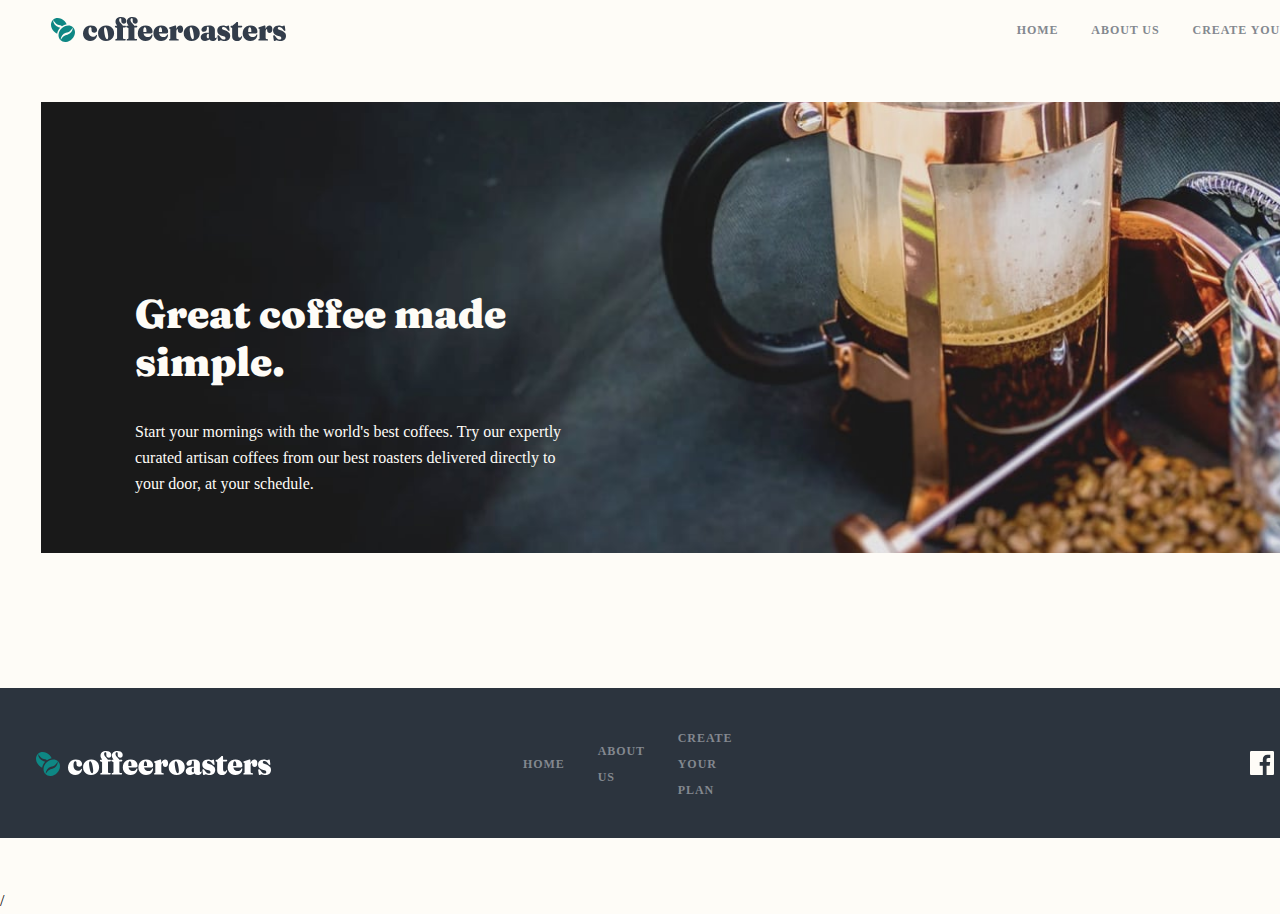
<file: index.html>
<!DOCTYPE html>
<html lang="en">
  <head>
    <meta charset="UTF-8" />
    <meta name="viewport" content="width=device-width, initial-scale=1.0" />
    <title>Coffeeroaster | Home</title>
    <!-- NORMALIZE -->
    <link rel="stylesheet" href="./css/normalize.css" />
    <!-- FONTS -->
    <link rel="stylesheet" href="./css/fonts.css" />
    <!-- GLOBAL CSS -->
    <link rel="stylesheet" href="./css/global.css" />
    <link rel="stylesheet" href="./css/home.css">
  </head>
  <body>
    <!-- HEADER START -->
    <header class="header header__container">
      <a href="index.html">
        <img src="./images/shared/desktop/logo.svg" alt="icon" />
      </a>
      <div class="header__navbar">
        <ul class="header__sitenav__item">
          <li class="header__sitenav__list">
            <a class="header__sitenav__link" href="./index.html">HOME</a>
          </li>
          <li class="header__sitenav__list">
            <a
              class="header__sitenav__link"
              href="./pages/about.html"
              target="_blank"
              >ABOUT US</a
            >
          </li>
          <li class="header__sitenav__list">
            <a class="header__sitenav__link" href="./pages/subscribe.html"
              >Create your plan</a
            >
          </li>
        </ul>
      </div>
    </header>
    <!-- HEADER END -->

    <!-- HERO START -->
    <hero class="hero header__container">
      <div class="hero__text">
        <h2>Great coffee
          made simple.</h2>
          <p>Start your mornings with the world's best coffees. Try our expertly curated artisan coffees from our best roasters delivered directly to your door, at your schedule.</p>

          <!-- <a href="#"> <button>Create your plan</button></a> -->
      </div>

    </hero>
    <!-- HERO END -->

    <!-- MAIN START -->
    <main class="main"></main>
    <!-- MAIN END -->

    <!-- FOTTER START -->
    <footer class="fotter header__container">
      <a href="index.html">
        <img src="./images/shared/desktop/logo-white.svg" alt="icon" />
      </a>
      <div class="fotter__wrapper">
        <ul class="fotter__sitenav__item">
          <li class="fotter__sitenav__list">
            <a class="fotter__sitenav__link" href="./index.html">HOME</a>
          </li>
          <li class="fotter__sitenav__list">
            <a
              class="fotter__sitenav__link"
              href="./pages/about.html"
              target="_blank"
              >ABOUT US</a
            >
          </li>
          <li class="fotter__sitenav__list">
            <a class="fotter__sitenav__link" href="./pages/subscribe.html"
              >Create your plan</a
            >
          </li>
        </ul>
      </div>

      <div class="fotter__social">
        <ul class="fotter__social__item">
          <li class="fotter__social__list">
            <a class="fotter__social__icon" href="">
              <img src="./images/shared/desktop/icon-facebook.svg" alt="#" />
            </a>
          </li>
          <li class="fotter__social__list">
            <a class="fotter__social__icon" href="">
              <img src="./images/shared/desktop/icon-twitter.svg" alt="#" />
            </a>
          </li>
          <li class="fotter__social__list">
            <a class="fotter__social__icon" href="">
              <img src="./images/shared/desktop/icon-instagram.svg" alt="#" />
            </a>
          </li>
        </ul>
      </div>
    </footer>
    <!-- FOTTER END -->/
  </body>
</html>
</file>
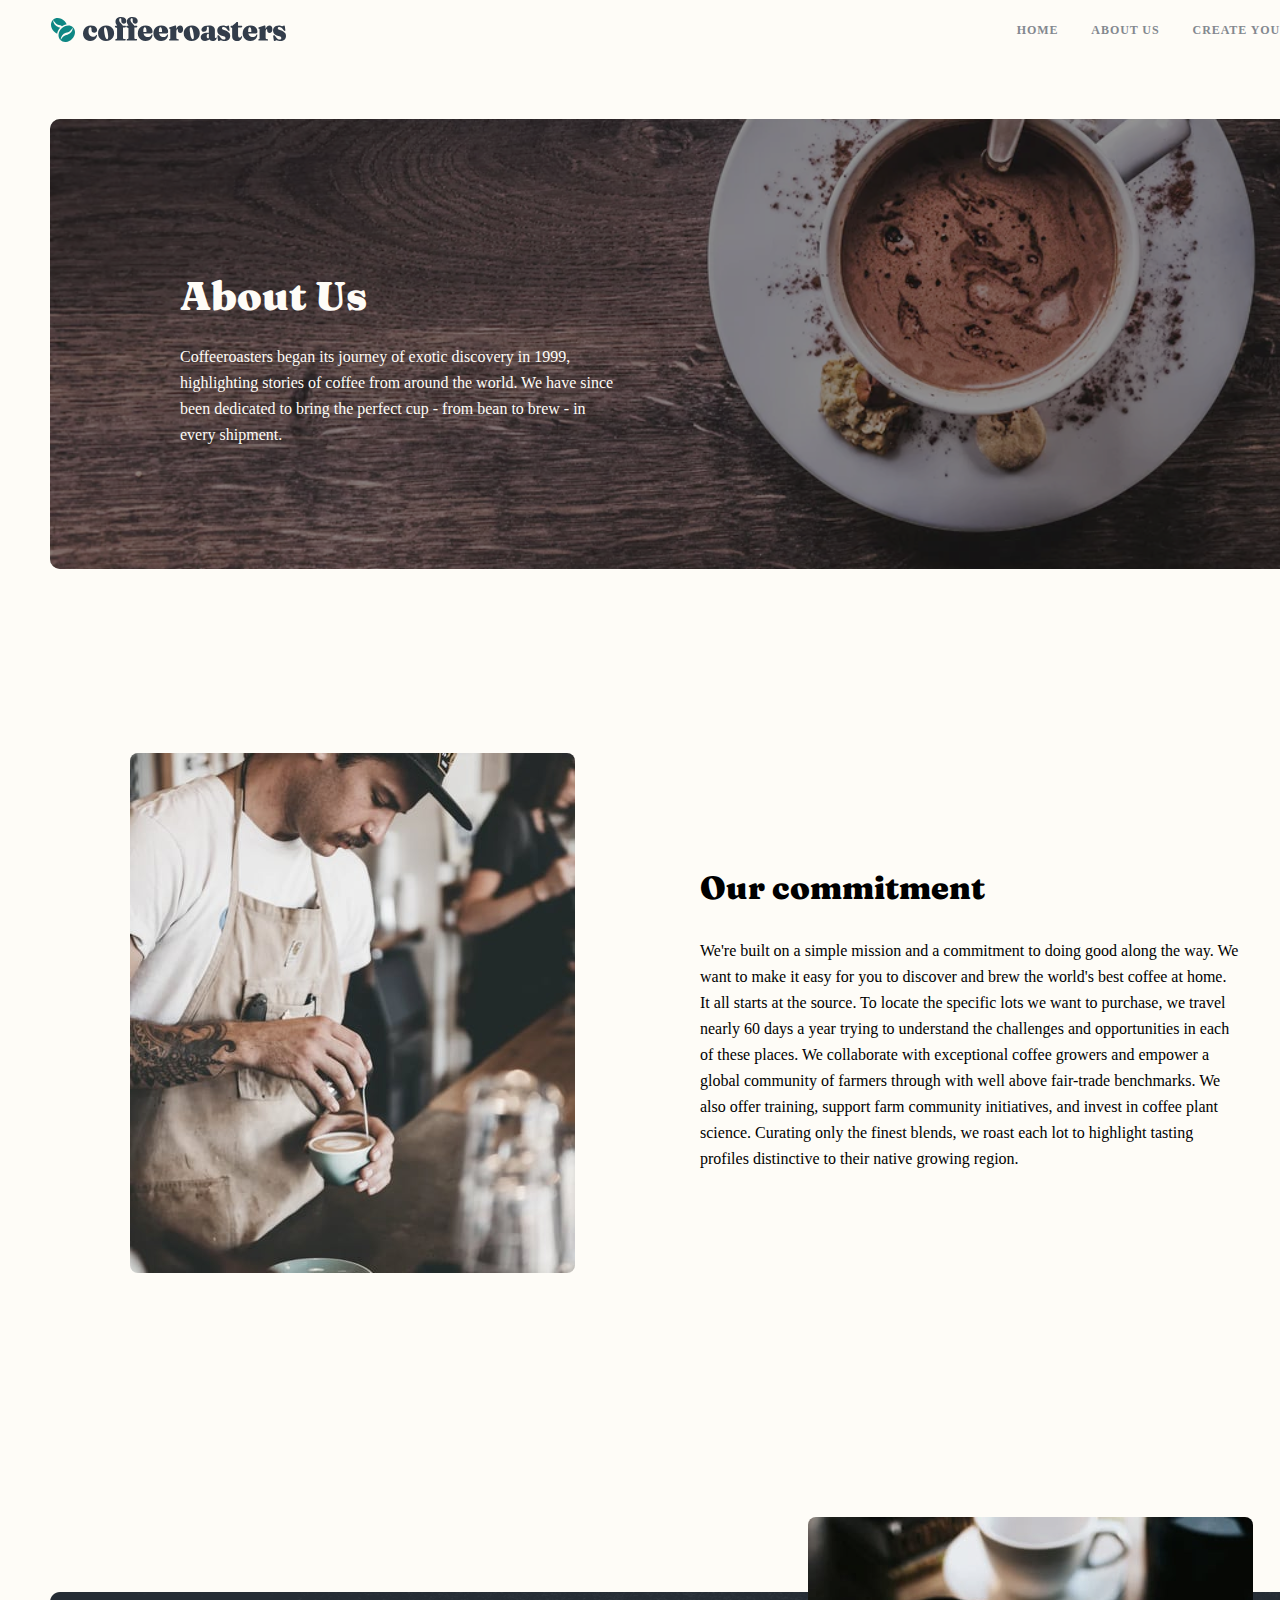
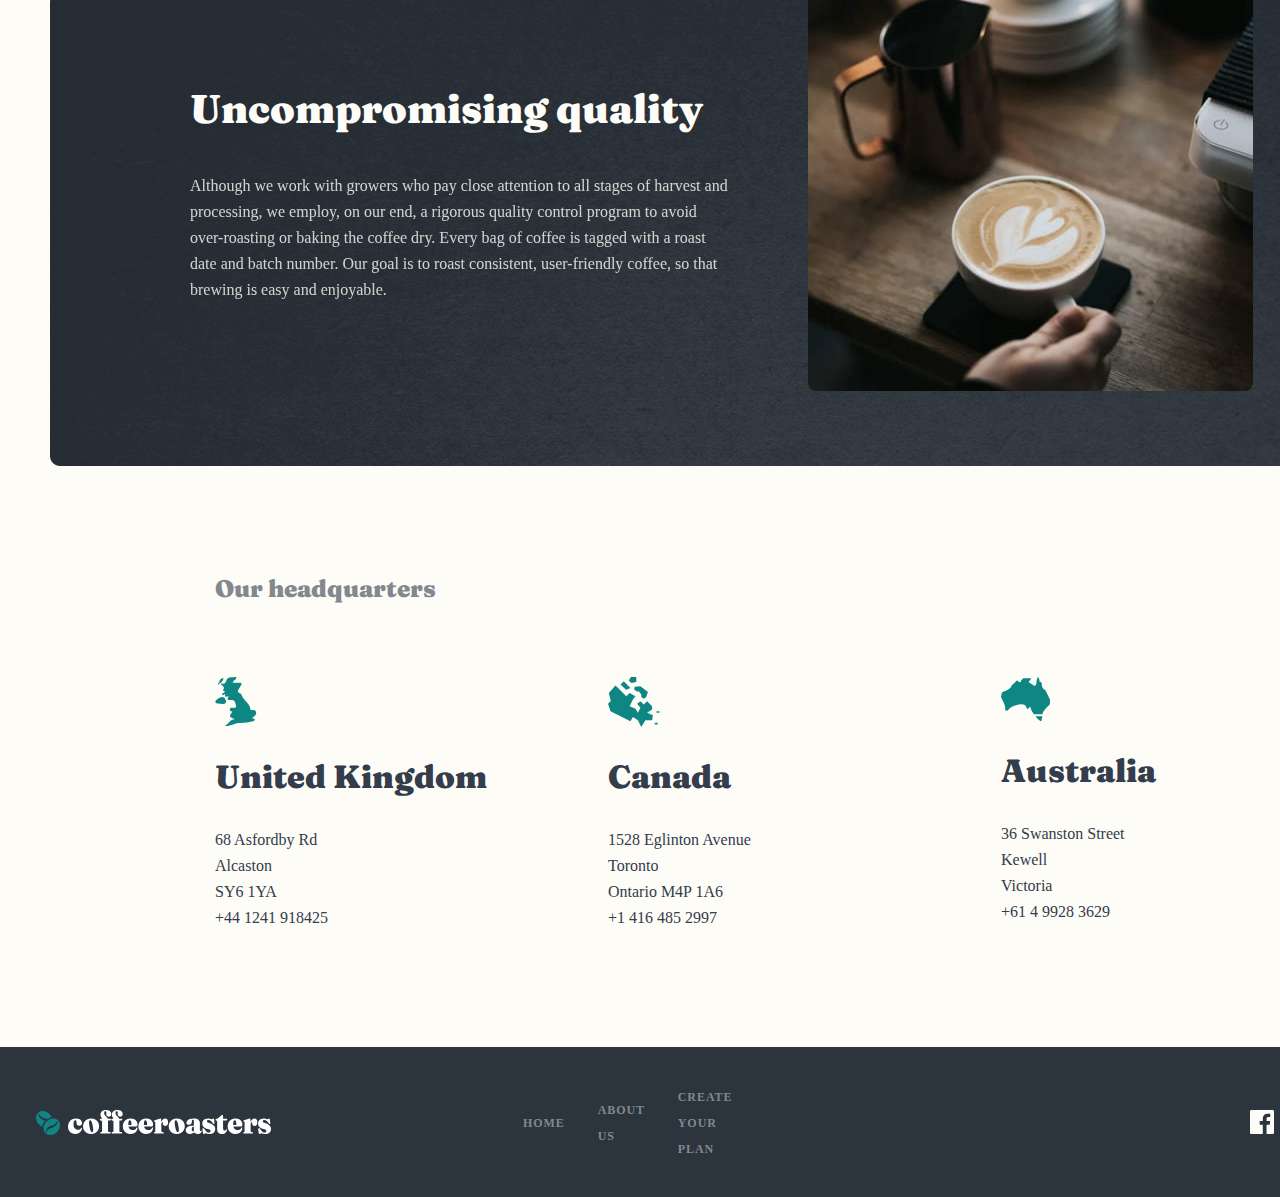
<file: pages/about.html>
<!DOCTYPE html>
<html lang="en">
  <head>
    <meta charset="UTF-8" />
    <meta name="viewport" content="width=device-width, initial-scale=1.0" />
    <title>Coffeeroaster | About</title>
    <link rel="stylesheet" href="../css/normalize.css" />
    <link rel="stylesheet" href="../css/fonts.css" />
    <link rel="stylesheet" href="../css/global.css" />
    <link rel="stylesheet" href="../css/about.css" />
  </head>
  <body>
    <!-- HEADER START -->
    <header class="header header__container">
      <a href="../index.html">
        <img src="../images/shared/desktop/logo.svg" alt="icon" />
      </a>
      <div class="header__navbar">
        <ul class="header__sitenav__item">
          <li class="header__sitenav__list">
            <a class="header__sitenav__link" href="../index.html">HOME</a>
          </li>
          <li class="header__sitenav__list">
            <a class="header__sitenav__link" href="../pages/about.html"
              >ABOUT US</a
            >
          </li>
          <li class="header__sitenav__list">
            <a class="header__sitenav__link" href="../pages/subscribe.html"
              >Create your plan</a
            >
          </li>
        </ul>
      </div>
    </header>
    <!-- HEADER END -->

    <!-- HERO START -->
    <hero class="hero header__container">
      <div class="hero__text">
        <h2 class="hero__label">About Us</h2>
        <p class="hero__description">
          Coffeeroasters began its journey of exotic discovery in 1999,
          highlighting stories of coffee from around the world. We have since
          been dedicated to bring the perfect cup - from bean to brew - in every
          shipment.
        </p>
      </div>
    </hero>
    <!-- HERO END -->

    <!-- MAIN START -->
    <main class="main header__container">
      <div class="main__img">
        <img src="../images/about/desktop/image-commitment.jpg" alt="" />
      </div>
      <div class="main__text">
        <h3 class="main__label">Our commitment</h3>
        <p class="main__description">
          We're built on a simple mission and a commitment to doing good along
          the way. We want to make it easy for you to discover and brew the
          world's best coffee at home. It all starts at the source. To locate
          the specific lots we want to purchase, we travel nearly 60 days a year
          trying to understand the challenges and opportunities in each of these
          places. We collaborate with exceptional coffee growers and empower a
          global community of farmers through with well above fair-trade
          benchmarks. We also offer training, support farm community
          initiatives, and invest in coffee plant science. Curating only the
          finest blends, we roast each lot to highlight tasting profiles
          distinctive to their native growing region.
        </p>
      </div>
    </main>

    <section class="section header__container">
      <div class="section__wrapper">
        <div class="section__text">
          <h3 class="section__label">Uncompromising quality</h3>
          <p class="section__description">
            Although we work with growers who pay close attention to all stages
            of harvest and processing, we employ, on our end, a rigorous quality
            control program to avoid over-roasting or baking the coffee dry.
            Every bag of coffee is tagged with a roast date and batch number.
            Our goal is to roast consistent, user-friendly coffee, so that
            brewing is easy and enjoyable.
          </p>
        </div>

        <div class="section__img">
          <img src="../images/about/desktop/image-quality.jpg" alt="" />
        </div>
      </div>
    </section>
    <!-- MAIN END -->

    <!-- PAGE START -->

    <div class="thum header__container">
      <h4>Our headquarters</h4>

      <div class="page__wrapper">
        <div class="page__wrapper-text">
          <img src="../images/about/desktop/illustration-uk.svg" alt="" />
          <h3>United Kingdom</h3>
          <p>
            68 Asfordby Rd <br />
            Alcaston <br />
            SY6 1YA <br />
            +44 1241 918425
          </p>
        </div>
        <div class="page__wrapper-text">
          <img src="../images/about/desktop/illustration-canada.svg" alt="" />
          <h3>Canada</h3>
          <p>
            1528 Eglinton Avenue <br />
            Toronto <br />
            Ontario M4P 1A6 <br />
            +1 416 485 2997
          </p>
        </div>
        <div class="page__wrapper-text">
          <img
            src="../images/about/desktop/illustration-australia.svg"
            alt=""
          />
          <h3>Australia</h3>
          <p>
            36 Swanston Street <br />
            Kewell <br />
            Victoria <br />
            +61 4 9928 3629
          </p>
        </div>
      </div>
    </div>

    <!-- PAGE END -->

    <!-- FOTTER START -->
    <footer class="fotter header__container">
      <a href="../index.html">
        <img src="../images/shared/desktop/logo-white.svg" alt="icon" />
      </a>
      <div class="fotter__wrapper">
        <ul class="fotter__sitenav__item">
          <li class="fotter__sitenav__list">
            <a class="fotter__sitenav__link" href="../index.html">HOME</a>
          </li>
          <li class="fotter__sitenav__list">
            <a
              class="fotter__sitenav__link"
              href="../pages/about.html"
              target="_blank"
              >ABOUT US</a
            >
          </li>
          <li class="fotter__sitenav__list">
            <a class="fotter__sitenav__link" href="../pages/subscribe.html"
              >Create your plan</a
            >
          </li>
        </ul>
      </div>

      <div class="fotter__social">
        <ul class="fotter__social__item">
          <li class="fotter__social__list">
            <a class="fotter__social__icon" href="">
              <img src="../images/shared/desktop/icon-facebook.svg" alt="#" />
            </a>
          </li>
          <li class="fotter__social__list">
            <a class="fotter__social__icon" href="">
              <img src="../images/shared/desktop/icon-twitter.svg" alt="#" />
            </a>
          </li>
          <li class="fotter__social__list">
            <a class="fotter__social__icon" href="">
              <img src="../images/shared/desktop/icon-instagram.svg" alt="#" />
            </a>
          </li>
        </ul>
      </div>
    </footer>
    <!-- FOTTER END -->
  </body>
</html>
</file>
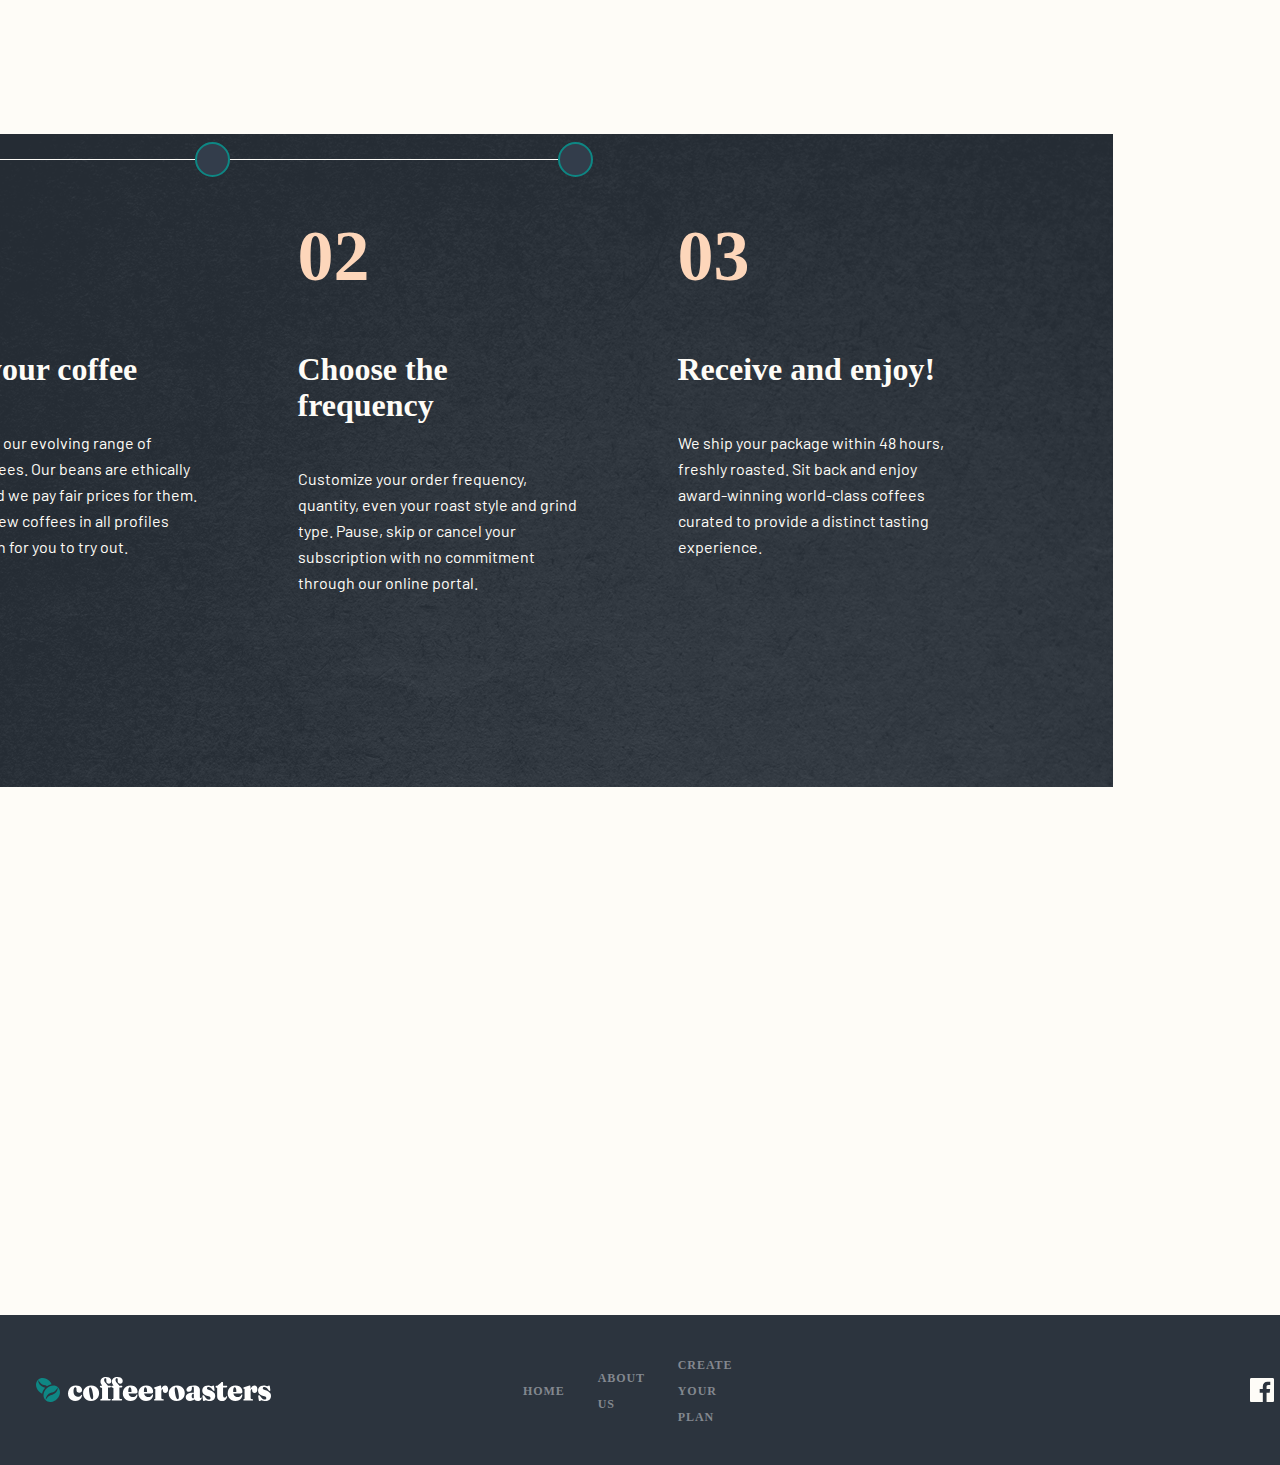
<file: pages/subscribe.html>
<!DOCTYPE html>
<html lang="en">
  <head>
    <meta charset="UTF-8" />
    <meta name="viewport" content="width=device-width, initial-scale=1.0" />
    <title>Coffeeroaster | Subscribe</title>
    <link rel="stylesheet" href="../css/normalize.css" />
    <link rel="stylesheet" href="../css/fonts.css" />
    <link rel="stylesheet" href="../css/global.css" />
    <link rel="stylesheet" href="../css/subscribe.css" />
  </head>
  <body>
    <!-- HEADER START -->
    <header class="header header__container">
      <a href="../index.html">
        <img src="../images/shared/desktop/logo.svg" alt="icon" />
      </a>
      <div class="header__navbar">
        <ul class="header__sitenav__item">
          <li class="header__sitenav__list">
            <a class="header__sitenav__link" href="../index.html">HOME</a>
          </li>
          <li class="header__sitenav__list">
            <a class="header__sitenav__link" href="../pages/about.html"
              >ABOUT US</a
            >
          </li>
          <li class="header__sitenav__list">
            <a class="header__sitenav__link" href="../pages/subscribe.html"
              >Create your plan</a
            >
          </li>
        </ul>
      </div>
    </header>

    <!-- HEADER END -->

    <!-- HERO START -->
    <hero class="hero header__container">
      <div class="hero__text">
        <h2>Create plan</h2>
        <p>
          Coffee the way you wanted it to be. For coffee delivered tomorrow, or
          next week. For whatever brew method you use. For choice, for
          convenience, for quality.
        </p>
      </div>
    </hero>
    <!-- HERO END -->

    
    <!-- MAIN START -->
    <main class="main main__container">
     <div class="rings">
      <span></span>
      <span></span>
      <span></span>
     </div>

     <div class="main__wrapper">
      <div class="main__text">
       <h2>01</h2>
       <h4>Pick your
        coffee</h4>
        <p>Select from our evolving range of artisan coffees. Our beans are ethically sourced and we pay fair prices for them. There are new coffees in all profiles 
          every month for you to try out.</p>
        </div>
        <div class="main__text">
          <h2>02</h2>
          <h4>Choose the frequency</h4>
           <p>Customize your order frequency, quantity, even your roast style and grind type. Pause, skip or cancel your subscription with no commitment through our online portal.</p>
           </div>
           <div class="main__text">
            <h2>03</h2>
            <h4>Receive and enjoy!</h4>
             <p>We ship your package within 48 hours, freshly roasted. Sit back and enjoy award-winning world-class coffees curated to provide a distinct tasting experience.</p>
             </div>
     </div>

    </main>
    <!-- MAIN END -->

    <!-- FOTTER START -->
    <footer class="fotter header__container">
      <a href="../index.html">
        <img src="../images/shared/desktop/logo-white.svg" alt="icon" />
      </a>
      <div class="fotter__wrapper">
        <ul class="fotter__sitenav__item">
          <li class="fotter__sitenav__list">
            <a class="fotter__sitenav__link" href="../index.html">HOME</a>
          </li>
          <li class="fotter__sitenav__list">
            <a
              class="fotter__sitenav__link"
              href="../pages/about.html"
              target="_blank"
              >ABOUT US</a
            >
          </li>
          <li class="fotter__sitenav__list">
            <a class="fotter__sitenav__link" href="../pages/subscribe.html"
              >Create your plan</a
            >
          </li>
        </ul>
      </div>

      <div class="fotter__social">
        <ul class="fotter__social__item">
          <li class="fotter__social__list">
            <a class="fotter__social__icon" href="#">
              <img src="../images/shared/desktop/icon-facebook.svg" alt="" />
            </a>
          </li>
          <li class="fotter__social__list">
            <a class="fotter__social__icon" href="#">
              <img src="../images/shared/desktop/icon-twitter.svg" alt="" />
            </a>
          </li>
          <li class="fotter__social__list">
            <a class="fotter__social__icon" href="#">
              <img src="../images/shared/desktop/icon-instagram.svg" alt="" />
            </a>
          </li>
        </ul>
      </div>
    </footer>
    <!-- FOTTER END
  </body>
</html>
</file>
<file: css/fonts.css>
/* fraunces-regular - latin */

  /* fraunces-900 - latin */
  @font-face {
    font-display: swap; /* Check https://developer.mozilla.org/en-US/docs/Web/CSS/@font-face/font-display for other options. */
    font-family: 'Fraunces';
    font-style: normal;
    font-weight: 900;
    src: url('../fonts/fraunces-v31-latin-900.woff2') format('woff2'), /* Chrome 36+, Opera 23+, Firefox 39+, Safari 12+, iOS 10+ */
         url('../fonts/fraunces-v31-latin-900.ttf') format('truetype'); /* Chrome 4+, Firefox 3.5+, IE 9+, Safari 3.1+, iOS 4.2+, Android Browser 2.2+ */
  }



  /* barlow-regular - latin */
@font-face {
     font-display: swap; /* Check https://developer.mozilla.org/en-US/docs/Web/CSS/@font-face/font-display for other options. */
     font-family: 'Barlow';
     font-style: normal;
     font-weight: 400;
     src: url('../fonts/barlow-v12-latin-regular.woff2') format('woff2'); /* Chrome 36+, Opera 23+, Firefox 39+, Safari 12+, iOS 10+ */
   }
   /* barlow-700 - latin */
   @font-face {
     font-display: swap; /* Check https://developer.mozilla.org/en-US/docs/Web/CSS/@font-face/font-display for other options. */
     font-family: 'Barlow';
     font-style: normal;
     font-weight: 700;
     src: url('../fonts/barlow-v12-latin-700.woff2') format('woff2'); /* Chrome 36+, Opera 23+, Firefox 39+, Safari 12+, iOS 10+ */
   }
</file>
<file: css/global.css>
* *::after *::before {
  margin: 0;
  padding: 0;
  box-sizing: border-box;
}

:root {
  /* FONTS */
  --heading-font-family: "Fraunces", serif;
  --main-font-family: "Barlow" . sans-serif;

  /* COLORS */
  --Dark-Cyan: #0e8784;
  --Dark-Grey-Blue: #333d4b;
  --Pale-Orange: #fdd6ba;
  --Light-Cream: #fefcf7;
  --Grey: #83888f;
  --button-hover: #66d2cf;
}

img {
  display: flex;
  object-fit: cover;
}

a {
  text-decoration: none;
}

ul,
ol {
  list-style: none;
}

html {
  height: 100%;
}

body {
  height: 100%;
  display: flex;
  flex-direction: column;
  font-family: var(--main-font-family);
  font-weight: 400;
  line-height: 26px;
  background-color: var(--Light-Cream);
}

h1,
h2,
h3,
h4 {
  font-family: var(--heading-font-family);
}

h1 {
  font-size: 72px;
  line-height: 72px;
}

h2 {
  font-size: 40px;
  line-height: 48px;
}

h3 {
  font-size: 32px;
  line-height: 36px;
}

h4 {
  font-size: 24px;
  line-height: 32px;
}

.header {
  display: flex;
  justify-content: space-between;
  align-items: center;
  margin-bottom: 44px;
}
.header__container {
  max-width: 1380px;
  width: 100%;
  padding-left: 50px;
  padding-right: 50px;
  margin-left: auto;
  margin-right: auto;
}

.header__sitenav__item {
  display: flex;
  align-items: center;
  gap: 33px;
}

.header__sitenav__link {
  font-size: 12px;
  color: var(--Grey);
  font-weight: 700;
  line-height: 15px;
  letter-spacing: 0.923px;
  text-transform: uppercase;
}

.fotter {
  display: flex;
  background-color: #2c343e;
  align-items: center;
  justify-content: space-between;
  padding: 20px 35px;
}

.fotter__sitenav__item {
  margin-left: 102px;
  display: flex;
  gap: 33px;
}

.fotter__sitenav__link {
  color: var(--Grey);
  font-size: 12px;
  font-weight: 700;
  line-height: 15px;
  text-transform: uppercase;
}

.fotter__social {
  margin-left: 369px;
}

.fotter__social__item {
  display: flex;
  gap: 33px;
}
 .fotter {
  height: 120px;
  display: flex;
  justify-content: space-between;
  align-items: center;
  background-color: #2c343e;
  width: 100%;
  max-width: 1330px;
  gap: 109px;
  margin-bottom: 50px;
}

.fotter__sitenav__item {
  display: flex;
  align-items: center;
  gap: 33px;
}

.fotter__sitenav__link {
  font-size: 12px;
  color: var(--Grey);
  font-weight: 700;
  line-height: 15px;
  letter-spacing: 0.923px;
  text-transform: uppercase;
}
.fotter__social__item {
  display: flex;
  gap: 33px;
  align-items: center;
}
</file>
<file: css/home.css>
.hero {
    background-image: url("../images/home/desktop/image-hero-coffeepress.jpg");
    background-repeat: no-repeat;
    background-size: 94%;
    border-radius: 8px;
    object-fit: cover;
    background-position: center;
    margin-bottom: 135px;
}


.hero h2 {
    padding-top: 155px;
    padding-left: 85px;
    color: var(--Light-Cream);
    font-weight: 900;
    width: 493px;
}

.hero p {
    width: 445px;
    color: var(--Light-Cream);
    font-size: 16px;
    font-weight: 400;
    line-height: 26px;
    margin-bottom: 56px;
    padding-left: 85px;
}
 .hero button {
    border-radius: 6px;
    border: none;
    width: 217px;
    height: 56px;
    background-color: var(--Dark-Cyan);
    color: var(--Light-Cream);
    margin-bottom: 132px;
    margin-left: 85px;
    font-size: 16px;
    font-weight: 900;
    line-height: 26px;
    cursor: pointer;
}
</file>
<file: css/about.css>
/* HERO PART STARTED */
.hero {
  background-image: url("../images/Bitmap.svg");
  background-repeat: no-repeat;
  background-position: center;
  margin-bottom: 168px;
}

.hero__text {
  margin-left: 130px;
}

.hero__label {
  color: var(--Light-Cream);
  font-size: 40px;
  font-weight: 900;
  line-height: 48px;
  padding-top: 137px;
  margin-bottom: 24px;
}

.hero__description {
  color: var(--Light-Cream);
  font-size: 16px;
  font-weight: 400;
  line-height: 26px;
  width: 445px;
  margin-bottom: 137px;
}

/* HERO PART ENDED */

/* MAIN PART STARTED */
.main {
  max-width: 1280px;
  width: 100%;
  padding: 0px 50px;
  gap: 125px;
  display: flex;
  align-items: center;
  margin-bottom: 244px;
}

.main__img img {
  border-radius: 8px;
  margin-left: 80px;
}

.main__description {
  width: 540px;
}

.section {
  background-image: url("../images/about/desktop/bg-quality.png");
  background-repeat: no-repeat;
  background-position: center;
}

.section__wrapper {
  display: flex;
  justify-content: space-between;
}

.section__text {
  padding-top: 128px;
  padding-left: 140px;
}
.section__label {
  color: var(--Light-Cream);
  font-weight: 900;
  line-height: 48px;
  font-size: 40px;
}
.section__description {
  width: 540px;
  color: var(--Light-Cream);
  opacity: 0.8;
  line-height: 26px;
  font-size: 16px;
}
.section__img {
  margin-bottom: 150px;
  margin-right: auto;
  margin-left: auto;
}

.section__img img {
  border-radius: 8px;
}

.thum {
  display: flex;
  max-width: 1280px;
  flex-direction: column;

  margin-bottom: 100px;
}

.page__wrapper {
  display: flex;
  gap: 108px;
  padding-left: 165px;
}

.thum h4 {
  padding-left: 165px;
  margin-bottom: 72px;
  color: var(--Grey);
}
.page__wrapper-text
 h3 {
  color: var(--Dark-Grey-Blue);
  font-size: 32px;
  font-weight: 900;
  line-height: 36px;
}

.page__wrapper-text
 p {
  color: var(--Dark-Grey-Blue);
  gap: 95px;
  width: 285px;
  font-size: 16px;
  line-height: 26px;
}

/* MAIN PART ENDED */
</file>
<file: css/subscribe.css>
body {
 display: flex;
 justify-content: center;
 align-items: center;
}

.hero {
  background-image: url("../images/plan/desktop/image-hero-blackcup.jpg");
  background-repeat: no-repeat;
  background-size: 94%;
  background-position: center;
  margin-bottom: 155px;
}

.hero__text {
  padding-top: 50px;
  padding-left: 85px;
  margin-bottom: 200px;
}

.hero__text h2 {
  color: var(--Light-Cream);
  font-size: 72px;
  font-weight: 900;
  line-height: 72px;
  margin-bottom: 32px;
}

.hero__text p {
  width: 445px;
  color: var(--Light-Cream);
  font-size: 16px;
  font-weight: 400;
  line-height: 26px;
  opacity: 0.8;
}

.rings {
  
  margin-top: 25px;
  width: 760px;
  height: 1px;
background-color: var(--Light-Cream);
 display: flex;
 justify-content: space-between;
 align-items: center;

span  {
    width: 31px;
    height: 31px;
    display: inline-block;
    border-radius: 50%;
    border: 2px solid var(--Dark-Cyan);
    background-color: var( --Dark-Grey-Blue);
  }
}

 .main__container {
  background-image: url("../images/plan/desktop/bg-steps.png");
  background-repeat: no-repeat;
 

 }

 .main__wrapper {
  display: flex;
  padding-left: 85px;
  gap: 95px;
  width: 1530px;
height: 1155px;
 }

 .main__text {
  display: inline-block ;
  width: 285px;
height: 355px;
flex-shrink: 0;;
 }

 h2 {
  color: #FDD6BA;

font-family: "Fraunces 9pt";
font-size: 72px;
font-style: normal;
font-weight: 900;
line-height: 72px; /* 100% */
 }

 h4 {
  color: #FEFCF7;

font-family: "Fraunces 9pt";
font-size: 32px;
font-style: normal;
font-weight: 900;
line-height: 36px; /* 112.5% */
 }

 p {
  color: #FEFCF7;

font-family: Barlow;
font-size: 16px;
font-style: normal;
font-weight: 400;
line-height: 26px; 
 }
</file>
